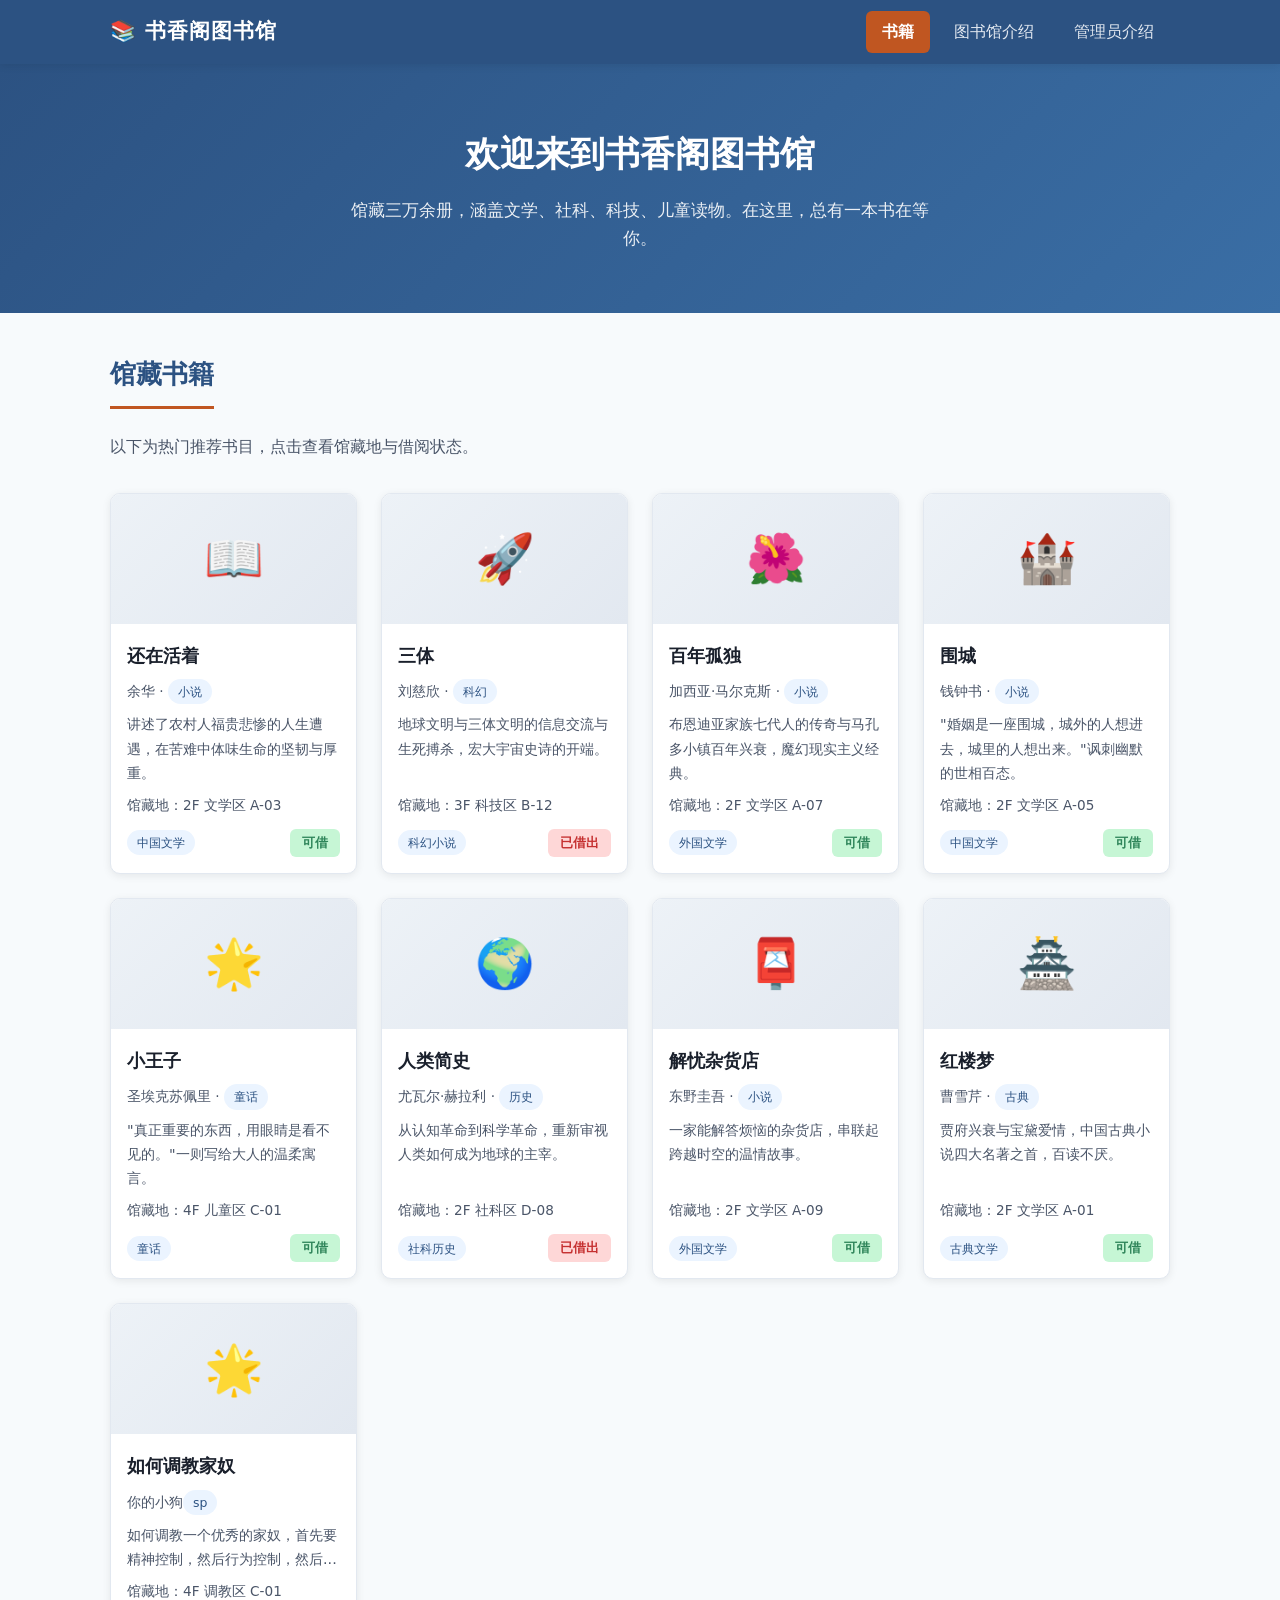
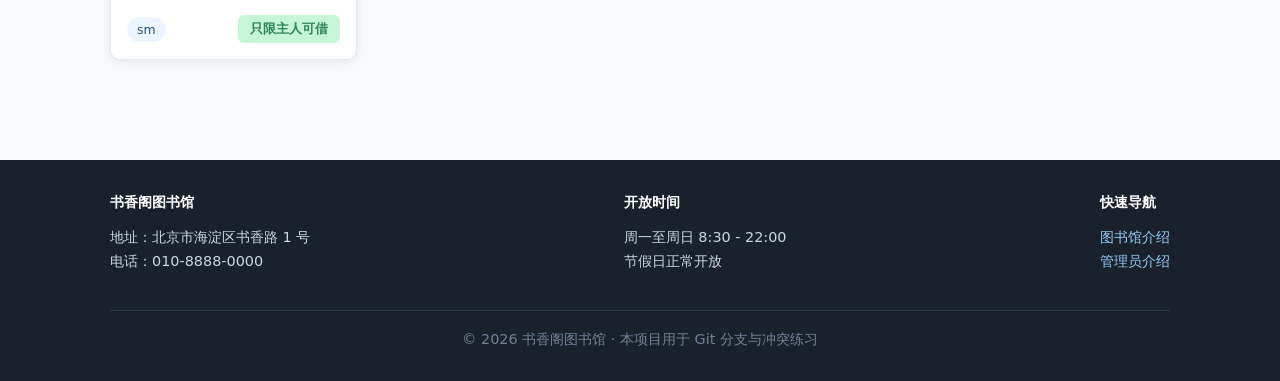
<file: index.html>
<!DOCTYPE html>
<html lang="zh-CN">
<head>
  <meta charset="UTF-8">
  <meta name="viewport" content="width=device-width, initial-scale=1.0">
  <title>书香阁图书馆 - 馆藏书籍</title>
  <link rel="stylesheet" href="css/style.css">
</head>
<body>

  <!-- ===== 顶部导航（共享，各页面复制维护） ===== -->
  <header class="site-header">
    <div class="container">
      <a href="index.html" class="logo">📚 书香阁图书馆</a>
      <nav class="nav">
        <a href="index.html" class="active">书籍</a>
        <a href="about.html">图书馆介绍</a>
        <a href="librarian.html">管理员介绍</a>
      </nav>
    </div>
  </header>

  <!-- ===== 欢迎横幅 ===== -->
  <section class="hero">
    <div class="container">
      <h1>欢迎来到书香阁图书馆</h1>
      <p>馆藏三万余册，涵盖文学、社科、科技、儿童读物。在这里，总有一本书在等你。</p>
    </div>
  </section>

  <!-- ===== 书籍列表 ===== -->
  <section class="section">
    <div class="container">
      <h2 class="section-title">馆藏书籍</h2>
      <p class="page-subtitle">以下为热门推荐书目，点击查看馆藏地与借阅状态。</p>

      <div class="book-grid">

        <!-- 书 1 -->
        <article class="book-card">
          <div class="book-cover">📖</div>
          <div class="book-body">
            <h3 class="book-title">还在活着</h3>
            <p class="book-meta">余华 · <span class="tag">小说</span></p>
            <p class="book-desc">讲述了农村人福贵悲惨的人生遭遇，在苦难中体味生命的坚韧与厚重。</p>
            <p class="book-location">馆藏地：2F 文学区 A-03</p>
            <div class="book-footer">
              <span class="tag">中国文学</span>
              <span class="status available">可借</span>
            </div>
          </div>
        </article>

        <!-- 书 2 -->
        <article class="book-card">
          <div class="book-cover">🚀</div>
          <div class="book-body">
            <h3 class="book-title">三体</h3>
            <p class="book-meta">刘慈欣 · <span class="tag">科幻</span></p>
            <p class="book-desc">地球文明与三体文明的信息交流与生死搏杀，宏大宇宙史诗的开端。</p>
            <p class="book-location">馆藏地：3F 科技区 B-12</p>
            <div class="book-footer">
              <span class="tag">科幻小说</span>
              <span class="status borrowed">已借出</span>
            </div>
          </div>
        </article>

        <!-- 书 3 -->
        <article class="book-card">
          <div class="book-cover">🌺</div>
          <div class="book-body">
            <h3 class="book-title">百年孤独</h3>
            <p class="book-meta">加西亚·马尔克斯 · <span class="tag">小说</span></p>
            <p class="book-desc">布恩迪亚家族七代人的传奇与马孔多小镇百年兴衰，魔幻现实主义经典。</p>
            <p class="book-location">馆藏地：2F 文学区 A-07</p>
            <div class="book-footer">
              <span class="tag">外国文学</span>
              <span class="status available">可借</span>
            </div>
          </div>
        </article>

        <!-- 书 4 -->
        <article class="book-card">
          <div class="book-cover">🏰</div>
          <div class="book-body">
            <h3 class="book-title">围城</h3>
            <p class="book-meta">钱钟书 · <span class="tag">小说</span></p>
            <p class="book-desc">"婚姻是一座围城，城外的人想进去，城里的人想出来。"讽刺幽默的世相百态。</p>
            <p class="book-location">馆藏地：2F 文学区 A-05</p>
            <div class="book-footer">
              <span class="tag">中国文学</span>
              <span class="status available">可借</span>
            </div>
          </div>
        </article>

        <!-- 书 5 -->
        <article class="book-card">
          <div class="book-cover">🌟</div>
          <div class="book-body">
            <h3 class="book-title">小王子</h3>
            <p class="book-meta">圣埃克苏佩里 · <span class="tag">童话</span></p>
            <p class="book-desc">"真正重要的东西，用眼睛是看不见的。"一则写给大人的温柔寓言。</p>
            <p class="book-location">馆藏地：4F 儿童区 C-01</p>
            <div class="book-footer">
              <span class="tag">童话</span>
              <span class="status available">可借</span>
            </div>
          </div>
        </article>

        <!-- 书 6 -->
        <article class="book-card">
          <div class="book-cover">🌍</div>
          <div class="book-body">
            <h3 class="book-title">人类简史</h3>
            <p class="book-meta">尤瓦尔·赫拉利 · <span class="tag">历史</span></p>
            <p class="book-desc">从认知革命到科学革命，重新审视人类如何成为地球的主宰。</p>
            <p class="book-location">馆藏地：2F 社科区 D-08</p>
            <div class="book-footer">
              <span class="tag">社科历史</span>
              <span class="status borrowed">已借出</span>
            </div>
          </div>
        </article>

        <!-- 书 7 -->
        <article class="book-card">
          <div class="book-cover">📮</div>
          <div class="book-body">
            <h3 class="book-title">解忧杂货店</h3>
            <p class="book-meta">东野圭吾 · <span class="tag">小说</span></p>
            <p class="book-desc">一家能解答烦恼的杂货店，串联起跨越时空的温情故事。</p>
            <p class="book-location">馆藏地：2F 文学区 A-09</p>
            <div class="book-footer">
              <span class="tag">外国文学</span>
              <span class="status available">可借</span>
            </div>
          </div>
        </article>

        <!-- 书 8 -->
        <article class="book-card">
          <div class="book-cover">🏯</div>
          <div class="book-body">
            <h3 class="book-title">红楼梦</h3>
            <p class="book-meta">曹雪芹 · <span class="tag">古典</span></p>
            <p class="book-desc">贾府兴衰与宝黛爱情，中国古典小说四大名著之首，百读不厌。</p>
            <p class="book-location">馆藏地：2F 文学区 A-01</p>
            <div class="book-footer">
              <span class="tag">古典文学</span>
              <span class="status available">可借</span>
            </div>
          </div>
        </article>

        <!-- 书 9 -->
        <article class="book-card">
          <div class="book-cover">🌟</div>
          <div class="book-body">
            <h3 class="book-title">如何调教家奴</h3>
            <p class="book-meta">你的小狗<span class="tag">sp</span></p>
            <p class="book-desc">如何调教一个优秀的家奴，首先要精神控制，然后行为控制，然后...</p>
            <p class="book-location">馆藏地：4F 调教区 C-01</p>
            <div class="book-footer">
              <span class="tag">sm</span>
              <span class="status available">只限主人可借</span>
            </div>
          </div>
        </article>

      </div>
    </div>
  </section>

  
  <!-- ===== 页脚（共享） ===== -->
  <footer class="site-footer">
    <div class="container">
      <div>
        <h4>书香阁图书馆</h4>
        <p>地址：北京市海淀区书香路 1 号</p>
        <p>电话：010-8888-0000</p>
      </div>
      <div>
        <h4>开放时间</h4>
        <p>周一至周日 8:30 - 22:00</p>
        <p>节假日正常开放</p>
      </div>
      <div>
        <h4>快速导航</h4>
        <p><a href="about.html">图书馆介绍</a></p>
        <p><a href="librarian.html">管理员介绍</a></p>
      </div>
      <div class="footer-copy">
        © 2026 书香阁图书馆 · 本项目用于 Git 分支与冲突练习
      </div>
    </div>
  </footer>

</body>
</html>
</file>
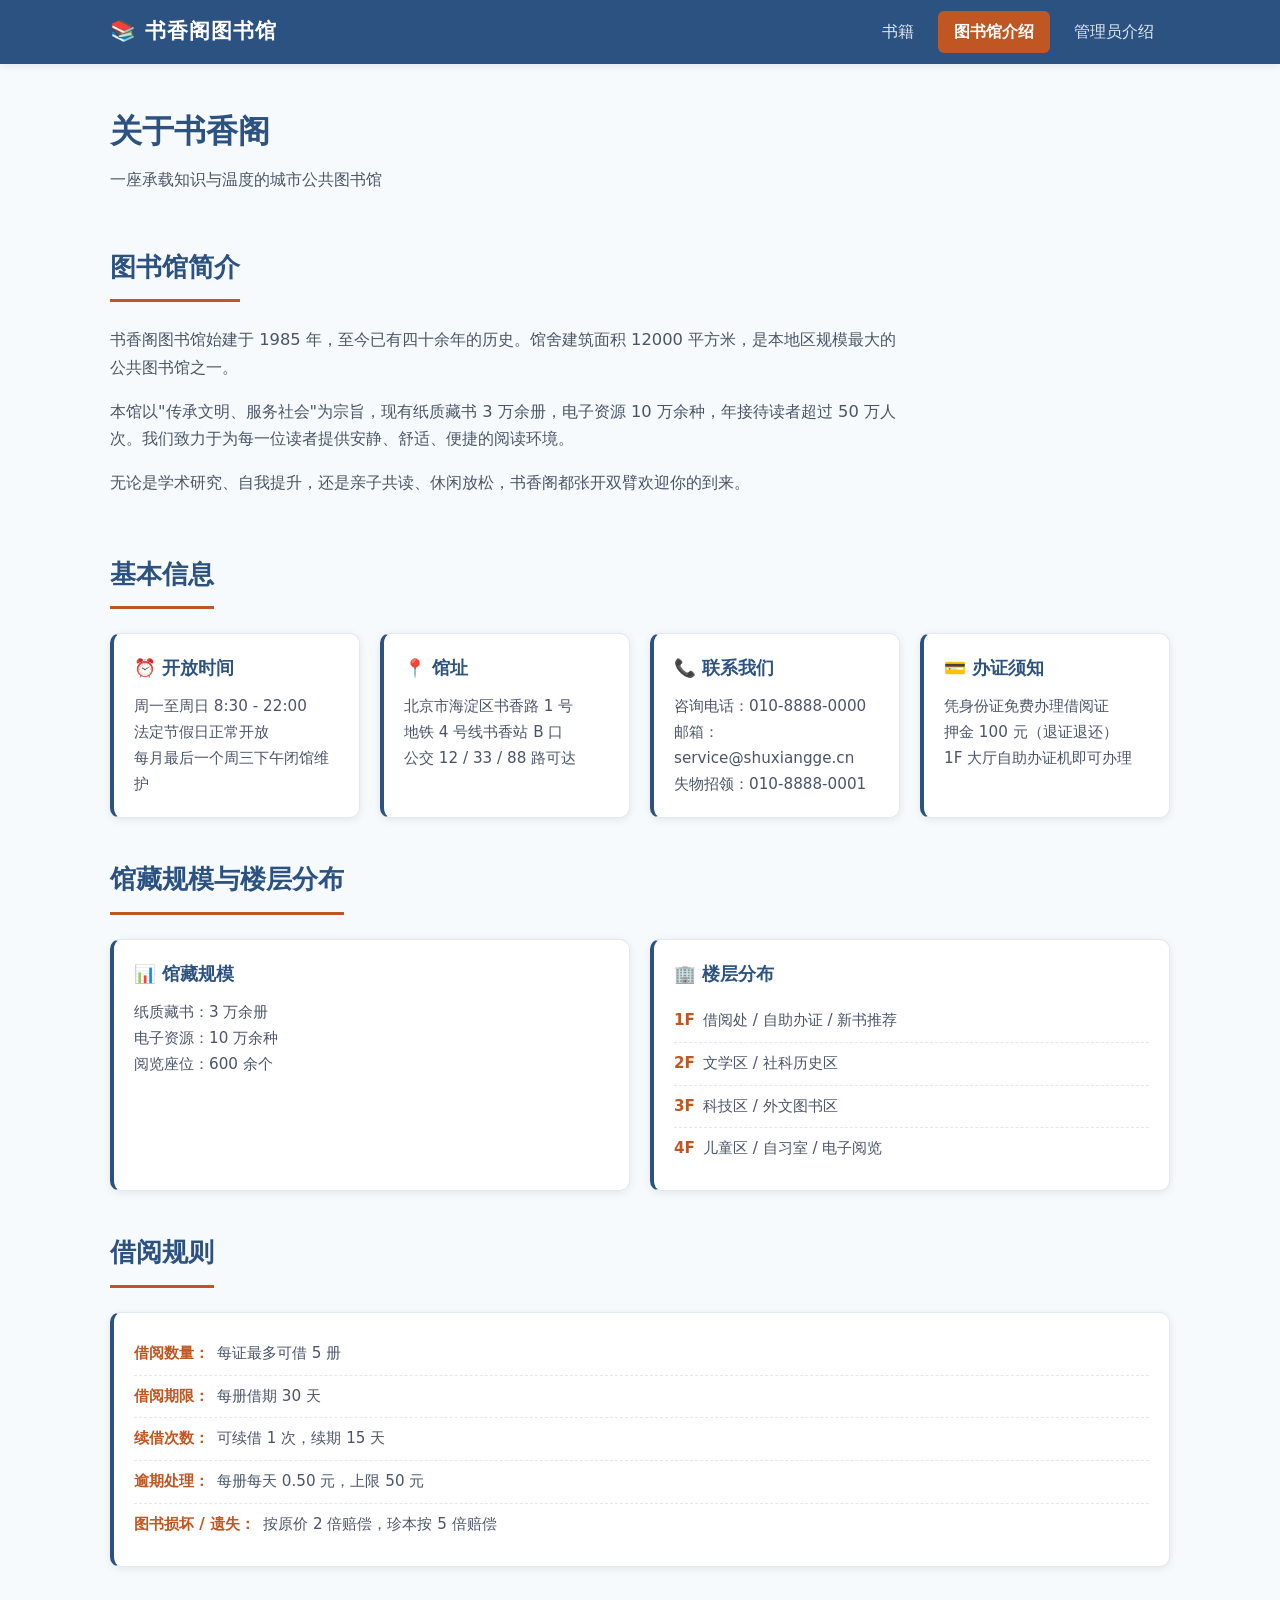
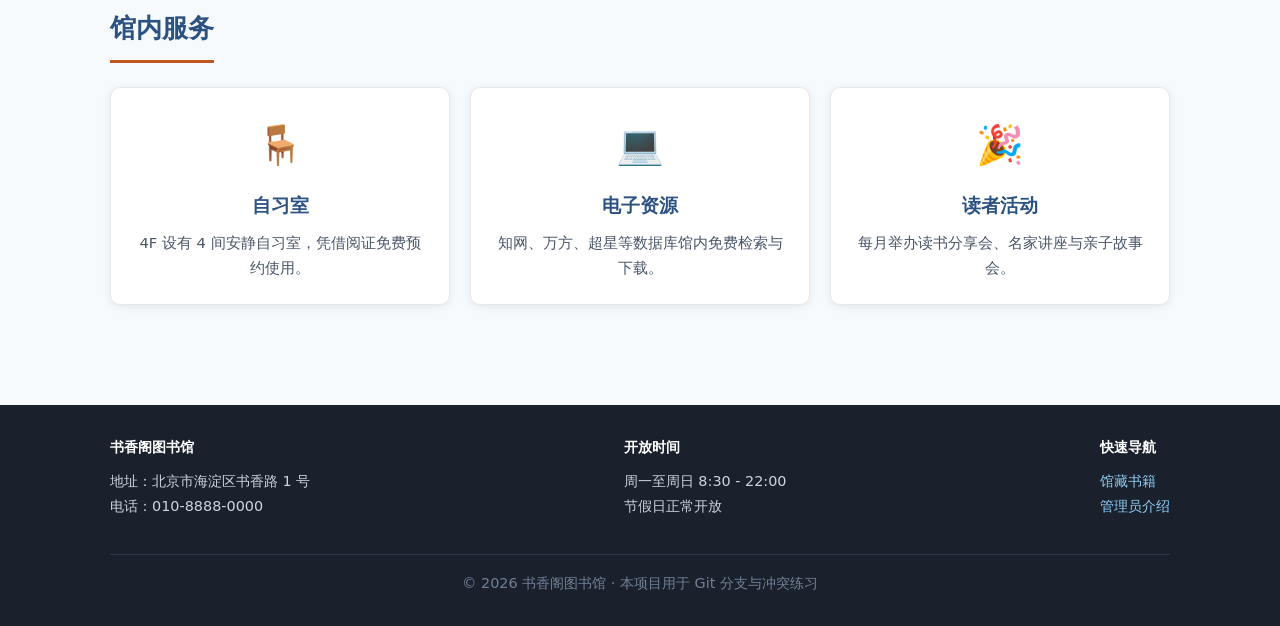
<file: about.html>
<!DOCTYPE html>
<html lang="zh-CN">
<head>
  <meta charset="UTF-8">
  <meta name="viewport" content="width=device-width, initial-scale=1.0">
  <title>书香阁图书馆 - 馆况介绍</title>
  <link rel="stylesheet" href="css/style.css">
</head>
<body>

  <!-- ===== 顶部导航（共享） ===== -->
  <header class="site-header">
    <div class="container">
      <a href="index.html" class="logo">📚 书香阁图书馆</a>
      <nav class="nav">
        <a href="index.html">书籍</a>
        <a href="about.html" class="active">图书馆介绍</a>
        <a href="librarian.html">管理员介绍</a>
      </nav>
    </div>
  </header>

  <!-- ===== 页面标题 ===== -->
  <section class="section" style="padding-bottom: 0;">
    <div class="container">
      <h1 class="page-title">关于书香阁</h1>
      <p class="page-subtitle">一座承载知识与温度的城市公共图书馆</p>
    </div>
  </section>

  <!-- ===== 图书馆简介 ===== -->
  <section class="section" style="padding-top: 20px;">
    <div class="container">
      <h2 class="section-title">图书馆简介</h2>
      <div class="intro-text">
        <p>书香阁图书馆始建于 1985 年，至今已有四十余年的历史。馆舍建筑面积 12000 平方米，是本地区规模最大的公共图书馆之一。</p>
        <p>本馆以"传承文明、服务社会"为宗旨，现有纸质藏书 3 万余册，电子资源 10 万余种，年接待读者超过 50 万人次。我们致力于为每一位读者提供安静、舒适、便捷的阅读环境。</p>
        <p>无论是学术研究、自我提升，还是亲子共读、休闲放松，书香阁都张开双臂欢迎你的到来。</p>
      </div>
    </div>
  </section>

  <!-- ===== 基本信息 ===== -->
  <section class="section" style="padding-top: 0;">
    <div class="container">
      <h2 class="section-title">基本信息</h2>
      <div class="info-grid">
        <div class="info-card">
          <h3>⏰ 开放时间</h3>
          <p>周一至周日 8:30 - 22:00</p>
          <p>法定节假日正常开放</p>
          <p>每月最后一个周三下午闭馆维护</p>
        </div>
        <div class="info-card">
          <h3>📍 馆址</h3>
          <p>北京市海淀区书香路 1 号</p>
          <p>地铁 4 号线书香站 B 口</p>
          <p>公交 12 / 33 / 88 路可达</p>
        </div>
        <div class="info-card">
          <h3>📞 联系我们</h3>
          <p>咨询电话：010-8888-0000</p>
          <p>邮箱：service@shuxiangge.cn</p>
          <p>失物招领：010-8888-0001</p>
        </div>
        <div class="info-card">
          <h3>💳 办证须知</h3>
          <p>凭身份证免费办理借阅证</p>
          <p>押金 100 元（退证退还）</p>
          <p>1F 大厅自助办证机即可办理</p>
        </div>
      </div>
    </div>
  </section>

  <!-- ===== 馆藏规模与楼层分布 ===== -->
  <section class="section" style="padding-top: 0;">
    <div class="container">
      <h2 class="section-title">馆藏规模与楼层分布</h2>
      <div class="info-grid">
        <div class="info-card">
          <h3>📊 馆藏规模</h3>
          <p>纸质藏书：3 万余册</p>
          <p>电子资源：10 万余种</p>
          <p>阅览座位：600 余个</p>
        </div>
        <div class="info-card">
          <h3>🏢 楼层分布</h3>
          <ul class="floor-list">
            <li><strong>1F</strong>借阅处 / 自助办证 / 新书推荐</li>
            <li><strong>2F</strong>文学区 / 社科历史区</li>
            <li><strong>3F</strong>科技区 / 外文图书区</li>
            <li><strong>4F</strong>儿童区 / 自习室 / 电子阅览</li>
          </ul>
        </div>
      </div>
    </div>
  </section>

  <!-- ===== 借阅规则 ===== -->
  <section class="section" style="padding-top: 0;">
    <div class="container">
      <h2 class="section-title">借阅规则</h2>
      <div class="info-card">
        <ul class="rules-list">
          <li><strong>借阅数量：</strong>每证最多可借 5 册</li>
          <li><strong>借阅期限：</strong>每册借期 30 天</li>
          <li><strong>续借次数：</strong>可续借 1 次，续期 15 天</li>
          <li><strong>逾期处理：</strong>每册每天 0.50 元，上限 50 元</li>
          <li><strong>图书损坏 / 遗失：</strong>按原价 2 倍赔偿，珍本按 5 倍赔偿</li>
        </ul>
      </div>
    </div>
  </section>

  <!-- ===== 馆内服务 ===== -->
  <section class="section" style="padding-top: 0;">
    <div class="container">
      <h2 class="section-title">馆内服务</h2>
      <div class="info-grid">
        <div class="service-card">
          <div class="icon">🪑</div>
          <h3>自习室</h3>
          <p>4F 设有 4 间安静自习室，凭借阅证免费预约使用。</p>
        </div>
        <div class="service-card">
          <div class="icon">💻</div>
          <h3>电子资源</h3>
          <p>知网、万方、超星等数据库馆内免费检索与下载。</p>
        </div>
        <div class="service-card">
          <div class="icon">🎉</div>
          <h3>读者活动</h3>
          <p>每月举办读书分享会、名家讲座与亲子故事会。</p>
        </div>
      </div>
    </div>
  </section>

  <!-- ===== 页脚（共享） ===== -->
  <footer class="site-footer">
    <div class="container">
      <div>
        <h4>书香阁图书馆</h4>
        <p>地址：北京市海淀区书香路 1 号</p>
        <p>电话：010-8888-0000</p>
      </div>
      <div>
        <h4>开放时间</h4>
        <p>周一至周日 8:30 - 22:00</p>
        <p>节假日正常开放</p>
      </div>
      <div>
        <h4>快速导航</h4>
        <p><a href="index.html">馆藏书籍</a></p>
        <p><a href="librarian.html">管理员介绍</a></p>
      </div>
      <div class="footer-copy">
        © 2026 书香阁图书馆 · 本项目用于 Git 分支与冲突练习
      </div>
    </div>
  </footer>

</body>
</html>
</file>
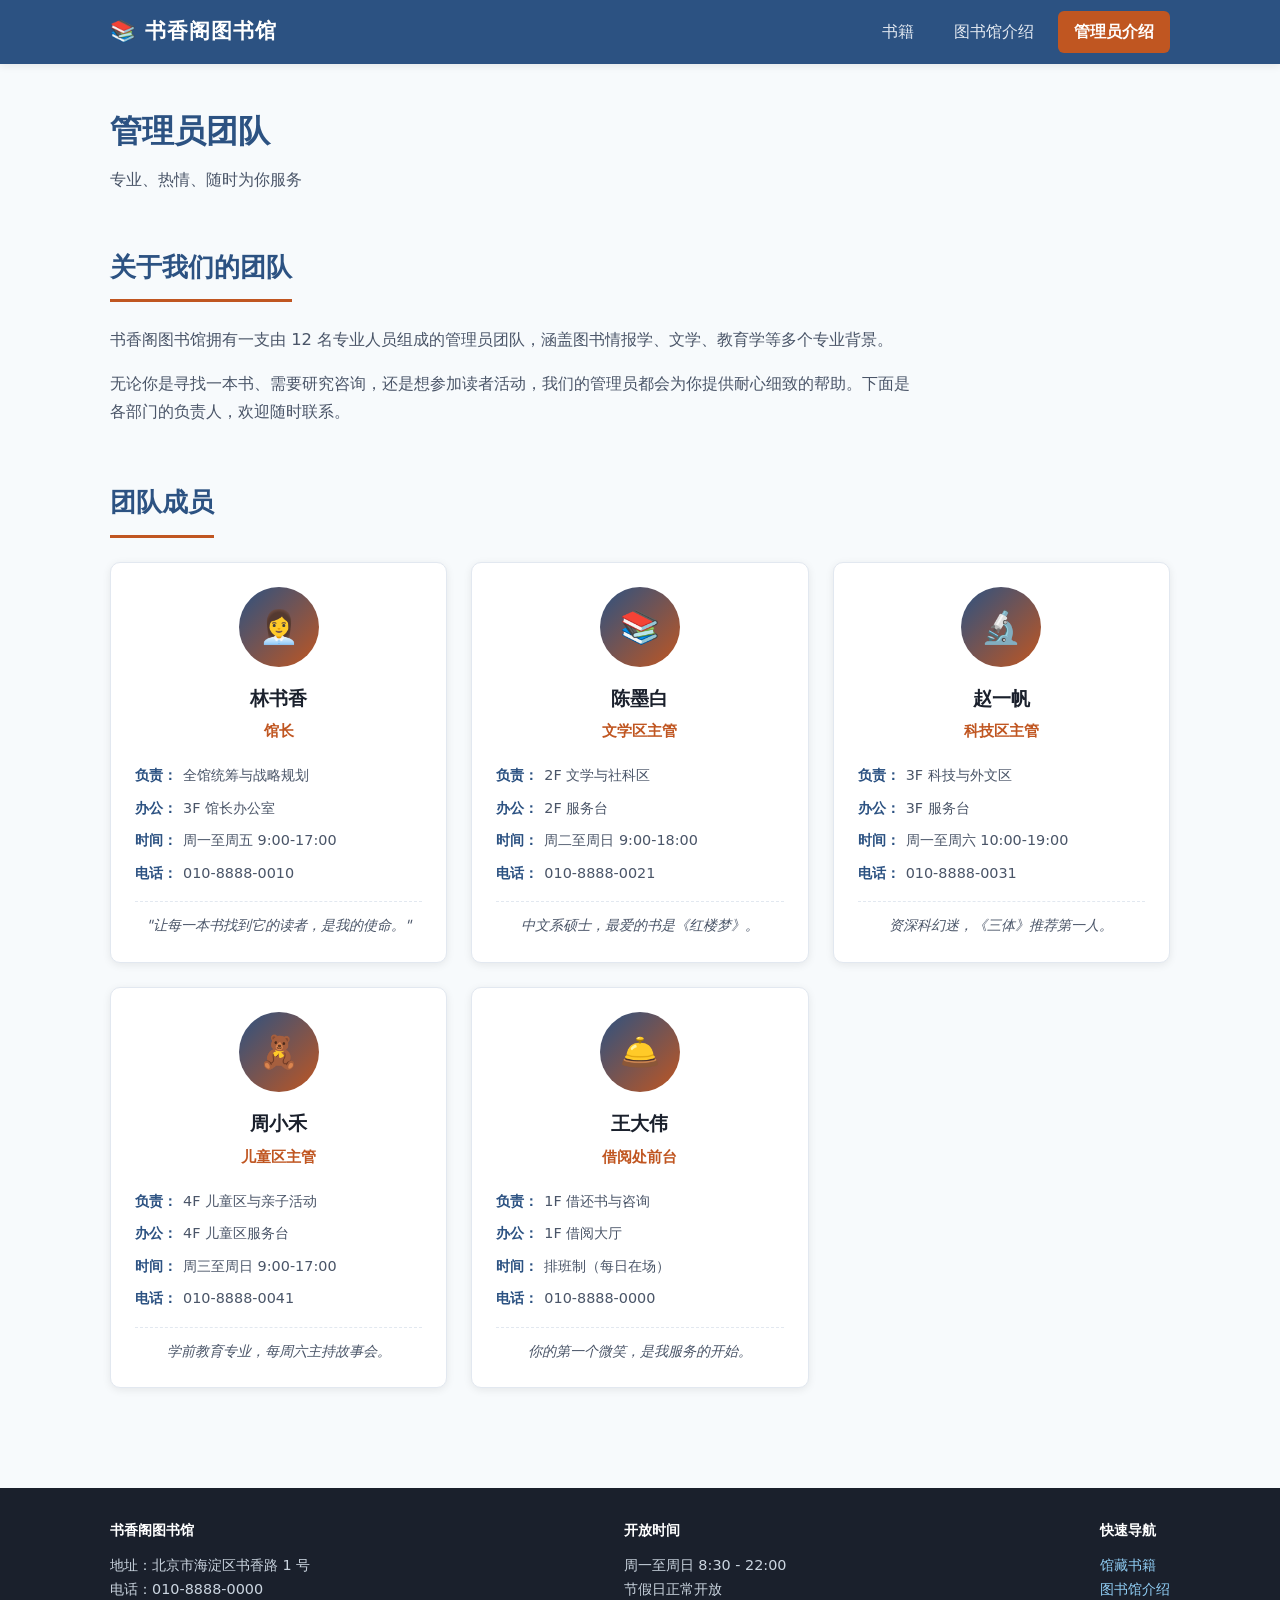
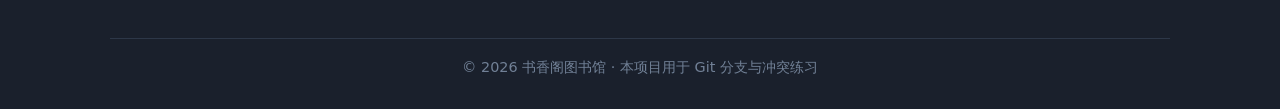
<file: librarian.html>
<!DOCTYPE html>
<html lang="zh-CN">
<head>
  <meta charset="UTF-8">
  <meta name="viewport" content="width=device-width, initial-scale=1.0">
  <title>书香阁图书馆 - 管理员团队</title>
  <link rel="stylesheet" href="css/style.css">
</head>
<body>

  <!-- ===== 顶部导航（共享） ===== -->
  <header class="site-header">
    <div class="container">
      <a href="index.html" class="logo">📚 书香阁图书馆</a>
      <nav class="nav">
        <a href="index.html">书籍</a>
        <a href="about.html">图书馆介绍</a>
        <a href="librarian.html" class="active">管理员介绍</a>
      </nav>
    </div>
  </header>

  <!-- ===== 页面标题 ===== -->
  <section class="section" style="padding-bottom: 0;">
    <div class="container">
      <h1 class="page-title">管理员团队</h1>
      <p class="page-subtitle">专业、热情、随时为你服务</p>
    </div>
  </section>

  <!-- ===== 团队简介 ===== -->
  <section class="section" style="padding-top: 20px;">
    <div class="container">
      <h2 class="section-title">关于我们的团队</h2>
      <div class="intro-text">
        <p>书香阁图书馆拥有一支由 12 名专业人员组成的管理员团队，涵盖图书情报学、文学、教育学等多个专业背景。</p>
        <p>无论你是寻找一本书、需要研究咨询，还是想参加读者活动，我们的管理员都会为你提供耐心细致的帮助。下面是各部门的负责人，欢迎随时联系。</p>
      </div>
    </div>
  </section>

  <!-- ===== 管理员列表 ===== -->
  <section class="section" style="padding-top: 0;">
    <div class="container">
      <h2 class="section-title">团队成员</h2>
      <div class="team-grid">

        <!-- 馆长 -->
        <article class="member-card">
          <div class="member-avatar">👩‍💼</div>
          <h3 class="member-name">林书香</h3>
          <p class="member-role">馆长</p>
          <ul class="member-detail">
            <li><strong>负责：</strong>全馆统筹与战略规划</li>
            <li><strong>办公：</strong>3F 馆长办公室</li>
            <li><strong>时间：</strong>周一至周五 9:00-17:00</li>
            <li><strong>电话：</strong>010-8888-0010</li>
          </ul>
          <p class="member-bio">"让每一本书找到它的读者，是我的使命。"</p>
        </article>

        <!-- 文学区 -->
        <article class="member-card">
          <div class="member-avatar">📚</div>
          <h3 class="member-name">陈墨白</h3>
          <p class="member-role">文学区主管</p>
          <ul class="member-detail">
            <li><strong>负责：</strong>2F 文学与社科区</li>
            <li><strong>办公：</strong>2F 服务台</li>
            <li><strong>时间：</strong>周二至周日 9:00-18:00</li>
            <li><strong>电话：</strong>010-8888-0021</li>
          </ul>
          <p class="member-bio">中文系硕士，最爱的书是《红楼梦》。</p>
        </article>

        <!-- 科技区 -->
        <article class="member-card">
          <div class="member-avatar">🔬</div>
          <h3 class="member-name">赵一帆</h3>
          <p class="member-role">科技区主管</p>
          <ul class="member-detail">
            <li><strong>负责：</strong>3F 科技与外文区</li>
            <li><strong>办公：</strong>3F 服务台</li>
            <li><strong>时间：</strong>周一至周六 10:00-19:00</li>
            <li><strong>电话：</strong>010-8888-0031</li>
          </ul>
          <p class="member-bio">资深科幻迷，《三体》推荐第一人。</p>
        </article>

        <!-- 儿童区 -->
        <article class="member-card">
          <div class="member-avatar">🧸</div>
          <h3 class="member-name">周小禾</h3>
          <p class="member-role">儿童区主管</p>
          <ul class="member-detail">
            <li><strong>负责：</strong>4F 儿童区与亲子活动</li>
            <li><strong>办公：</strong>4F 儿童区服务台</li>
            <li><strong>时间：</strong>周三至周日 9:00-17:00</li>
            <li><strong>电话：</strong>010-8888-0041</li>
          </ul>
          <p class="member-bio">学前教育专业，每周六主持故事会。</p>
        </article>

        <!-- 借阅处前台 -->
        <article class="member-card">
          <div class="member-avatar">🛎️</div>
          <h3 class="member-name">王大伟</h3>
          <p class="member-role">借阅处前台</p>
          <ul class="member-detail">
            <li><strong>负责：</strong>1F 借还书与咨询</li>
            <li><strong>办公：</strong>1F 借阅大厅</li>
            <li><strong>时间：</strong>排班制（每日在场）</li>
            <li><strong>电话：</strong>010-8888-0000</li>
          </ul>
          <p class="member-bio">你的第一个微笑，是我服务的开始。</p>
        </article>

      </div>
    </div>
  </section>

  <!-- ===== 页脚（共享） ===== -->
  <footer class="site-footer">
    <div class="container">
      <div>
        <h4>书香阁图书馆</h4>
        <p>地址：北京市海淀区书香路 1 号</p>
        <p>电话：010-8888-0000</p>
      </div>
      <div>
        <h4>开放时间</h4>
        <p>周一至周日 8:30 - 22:00</p>
        <p>节假日正常开放</p>
      </div>
      <div>
        <h4>快速导航</h4>
        <p><a href="index.html">馆藏书籍</a></p>
        <p><a href="about.html">图书馆介绍</a></p>
      </div>
      <div class="footer-copy">
        © 2026 书香阁图书馆 · 本项目用于 Git 分支与冲突练习
      </div>
    </div>
  </footer>

</body>
</html>
</file>
<file: css/style.css>
/* ============================================================
   XX 图书馆 · 共享样式表 style.css
   ------------------------------------------------------------
   ⚠️ 这是【全员共享】文件，练习时多人编辑这里会产生合并冲突。
   请尽量只在自己模块的区块内追加样式，避免改动共享区块。
   ============================================================ */


/* ===== 基础重置 / CSS 变量（共享，勿乱改）===== */
:root {
  --primary: #2c5282;          /* 主色：深蓝 */
  --primary-light: #3a6ea5;
  --secondary: #c05621;        /* 次色：橙 */
  --bg: #f7fafc;               /* 页面背景 */
  --surface: #ffffff;          /* 卡片背景 */
  --text: #1a202c;             /* 主文字 */
  --text-light: #4a5568;       /* 次文字 */
  --border: #e2e8f0;           /* 边框 */
  --radius: 10px;              /* 圆角 */
  --shadow: 0 2px 8px rgba(0, 0, 0, 0.08);
  --shadow-hover: 0 6px 20px rgba(0, 0, 0, 0.12);
  --status-available: #2f855a; /* 可借：绿 */
  --status-borrowed: #c53030;  /* 已借：红 */
}

* {
  margin: 0;
  padding: 0;
  box-sizing: border-box;
}

body {
  font-family: "PingFang SC", "Microsoft YaHei", "Segoe UI", system-ui, sans-serif;
  background-color: var(--bg);
  color: var(--text);
  line-height: 1.7;
}

a {
  color: var(--primary);
  text-decoration: none;
}

a:hover {
  text-decoration: underline;
}

ul {
  list-style: none;
}


/* ===== 通用：布局容器 / 标题 ===== */
.container {
  width: 100%;
  max-width: 1100px;
  margin: 0 auto;
  padding: 0 20px;
}

.section {
  padding: 40px 0;
}

.section-title {
  font-size: 1.6rem;
  color: var(--primary);
  margin-bottom: 24px;
  padding-bottom: 10px;
  border-bottom: 3px solid var(--secondary);
  display: inline-block;
}

.page-title {
  font-size: 2rem;
  color: var(--primary);
  margin-bottom: 8px;
}

.page-subtitle {
  color: var(--text-light);
  margin-bottom: 32px;
}


/* ===== 通用：导航栏（共享）===== */
.site-header {
  background-color: var(--primary);
  color: #fff;
  box-shadow: var(--shadow);
  position: sticky;
  top: 0;
  z-index: 100;
}

.site-header .container {
  display: flex;
  align-items: center;
  justify-content: space-between;
  height: 64px;
}

.logo {
  font-size: 1.3rem;
  font-weight: 700;
  color: #fff;
  letter-spacing: 1px;
}

.logo:hover {
  text-decoration: none;
}

.nav {
  display: flex;
  gap: 8px;
}

.nav a {
  color: #e2e8f0;
  padding: 8px 16px;
  border-radius: 6px;
  font-size: 0.98rem;
  transition: background-color 0.2s;
}

.nav a:hover {
  background-color: var(--primary-light);
  text-decoration: none;
  color: #fff;
}

.nav a.active {
  background-color: var(--secondary);
  color: #fff;
  font-weight: 600;
}


/* ===== 通用：页脚（共享）===== */
.site-footer {
  background-color: #1a202c;
  color: #cbd5e0;
  padding: 30px 0;
  margin-top: 60px;
  font-size: 0.9rem;
}

.site-footer .container {
  display: flex;
  flex-wrap: wrap;
  gap: 20px;
  justify-content: space-between;
}

.site-footer h4 {
  color: #fff;
  margin-bottom: 10px;
}

.site-footer a {
  color: #90cdf4;
}

.footer-copy {
  width: 100%;
  border-top: 1px solid #2d3748;
  margin-top: 16px;
  padding-top: 16px;
  text-align: center;
  color: #718096;
}


/* ===== 通用：标签 / 徽章 ===== */
.tag {
  display: inline-block;
  background-color: #ebf4ff;
  color: var(--primary);
  font-size: 0.78rem;
  padding: 2px 10px;
  border-radius: 20px;
  margin-right: 6px;
}

.status {
  display: inline-block;
  font-size: 0.82rem;
  font-weight: 600;
  padding: 3px 12px;
  border-radius: 6px;
}

.status.available {
  background-color: #c6f6d5;
  color: var(--status-available);
}

.status.borrowed {
  background-color: #fed7d7;
  color: var(--status-borrowed);
}


/* ============================================================
   ▼▼▼ 以下为各模块区块，练习时请在对应区块追加样式 ▼▼▼
   ============================================================ */


/* ===== 模块A：书籍卡片（index.html）===== */
.hero {
  background: linear-gradient(135deg, var(--primary), var(--primary-light));
  color: #fff;
  padding: 60px 0;
  text-align: center;
}

.hero h1 {
  font-size: 2.2rem;
  margin-bottom: 12px;
}

.hero p {
  font-size: 1.05rem;
  opacity: 0.9;
  max-width: 600px;
  margin: 0 auto;
}

.book-grid {
  display: grid;
  grid-template-columns: repeat(auto-fill, minmax(240px, 1fr));
  gap: 24px;
}

.book-card {
  background-color: var(--surface);
  border: 1px solid var(--border);
  border-radius: var(--radius);
  box-shadow: var(--shadow);
  overflow: hidden;
  display: flex;
  flex-direction: column;
  transition: transform 0.2s, box-shadow 0.2s;
}

.book-card:hover {
  transform: translateY(-4px);
  box-shadow: var(--shadow-hover);
}

.book-cover {
  height: 130px;
  display: flex;
  align-items: center;
  justify-content: center;
  font-size: 3rem;
  background: linear-gradient(135deg, #edf2f7, #e2e8f0);
}

.book-body {
  padding: 16px;
  display: flex;
  flex-direction: column;
  gap: 8px;
  flex: 1;
}

.book-title {
  font-size: 1.15rem;
  color: var(--text);
}

.book-meta {
  font-size: 0.85rem;
  color: var(--text-light);
}

.book-desc {
  font-size: 0.9rem;
  color: var(--text-light);
  flex: 1;
}

.book-location {
  font-size: 0.85rem;
  color: var(--text-light);
}

.book-footer {
  display: flex;
  align-items: center;
  justify-content: space-between;
  margin-top: 4px;
}


/* ===== 模块B：介绍页（about.html）===== */
.intro-text {
  font-size: 1.02rem;
  color: var(--text-light);
  max-width: 800px;
}

.intro-text p {
  margin-bottom: 16px;
}

.info-grid {
  display: grid;
  grid-template-columns: repeat(auto-fit, minmax(220px, 1fr));
  gap: 20px;
}

.info-card {
  background-color: var(--surface);
  border: 1px solid var(--border);
  border-left: 4px solid var(--primary);
  border-radius: var(--radius);
  padding: 20px;
  box-shadow: var(--shadow);
}

.info-card h3 {
  color: var(--primary);
  margin-bottom: 10px;
  font-size: 1.1rem;
}

.info-card p,
.info-card li {
  color: var(--text-light);
  font-size: 0.95rem;
}

.floor-list li,
.rules-list li {
  padding: 8px 0;
  border-bottom: 1px dashed var(--border);
  color: var(--text-light);
}

.floor-list li:last-child,
.rules-list li:last-child {
  border-bottom: none;
}

.floor-list li strong,
.rules-list li strong {
  color: var(--secondary);
  margin-right: 8px;
}

.service-card {
  background-color: var(--surface);
  border: 1px solid var(--border);
  border-radius: var(--radius);
  padding: 24px;
  text-align: center;
  box-shadow: var(--shadow);
}

.service-card .icon {
  font-size: 2.4rem;
  margin-bottom: 12px;
}

.service-card h3 {
  color: var(--primary);
  margin-bottom: 8px;
}

.service-card p {
  color: var(--text-light);
  font-size: 0.92rem;
}


/* ===== 模块C：管理员页（librarian.html）===== */
.team-grid {
  display: grid;
  grid-template-columns: repeat(auto-fill, minmax(260px, 1fr));
  gap: 24px;
}

.member-card {
  background-color: var(--surface);
  border: 1px solid var(--border);
  border-radius: var(--radius);
  box-shadow: var(--shadow);
  padding: 24px;
  text-align: center;
  transition: transform 0.2s, box-shadow 0.2s;
}

.member-card:hover {
  transform: translateY(-4px);
  box-shadow: var(--shadow-hover);
}

.member-avatar {
  width: 80px;
  height: 80px;
  border-radius: 50%;
  background: linear-gradient(135deg, var(--primary), var(--secondary));
  color: #fff;
  display: flex;
  align-items: center;
  justify-content: center;
  font-size: 2rem;
  margin: 0 auto 16px;
}

.member-name {
  font-size: 1.2rem;
  color: var(--text);
  margin-bottom: 4px;
}

.member-role {
  color: var(--secondary);
  font-weight: 600;
  font-size: 0.95rem;
  margin-bottom: 14px;
}

.member-detail {
  text-align: left;
  font-size: 0.9rem;
  color: var(--text-light);
}

.member-detail li {
  padding: 4px 0;
}

.member-detail li strong {
  color: var(--primary);
  margin-right: 6px;
}

.member-bio {
  margin-top: 12px;
  padding-top: 12px;
  border-top: 1px dashed var(--border);
  font-size: 0.88rem;
  color: var(--text-light);
  font-style: italic;
}


/* ===== 响应式 ===== */
@media (max-width: 768px) {
  .site-header .container {
    flex-direction: column;
    height: auto;
    padding: 12px 20px;
    gap: 10px;
  }

  .nav {
    flex-wrap: wrap;
    justify-content: center;
  }

  .hero h1 {
    font-size: 1.6rem;
  }

  .book-grid,
  .team-grid {
    grid-template-columns: 1fr;
  }

  .section-title {
    font-size: 1.3rem;
  }
}
</file>
